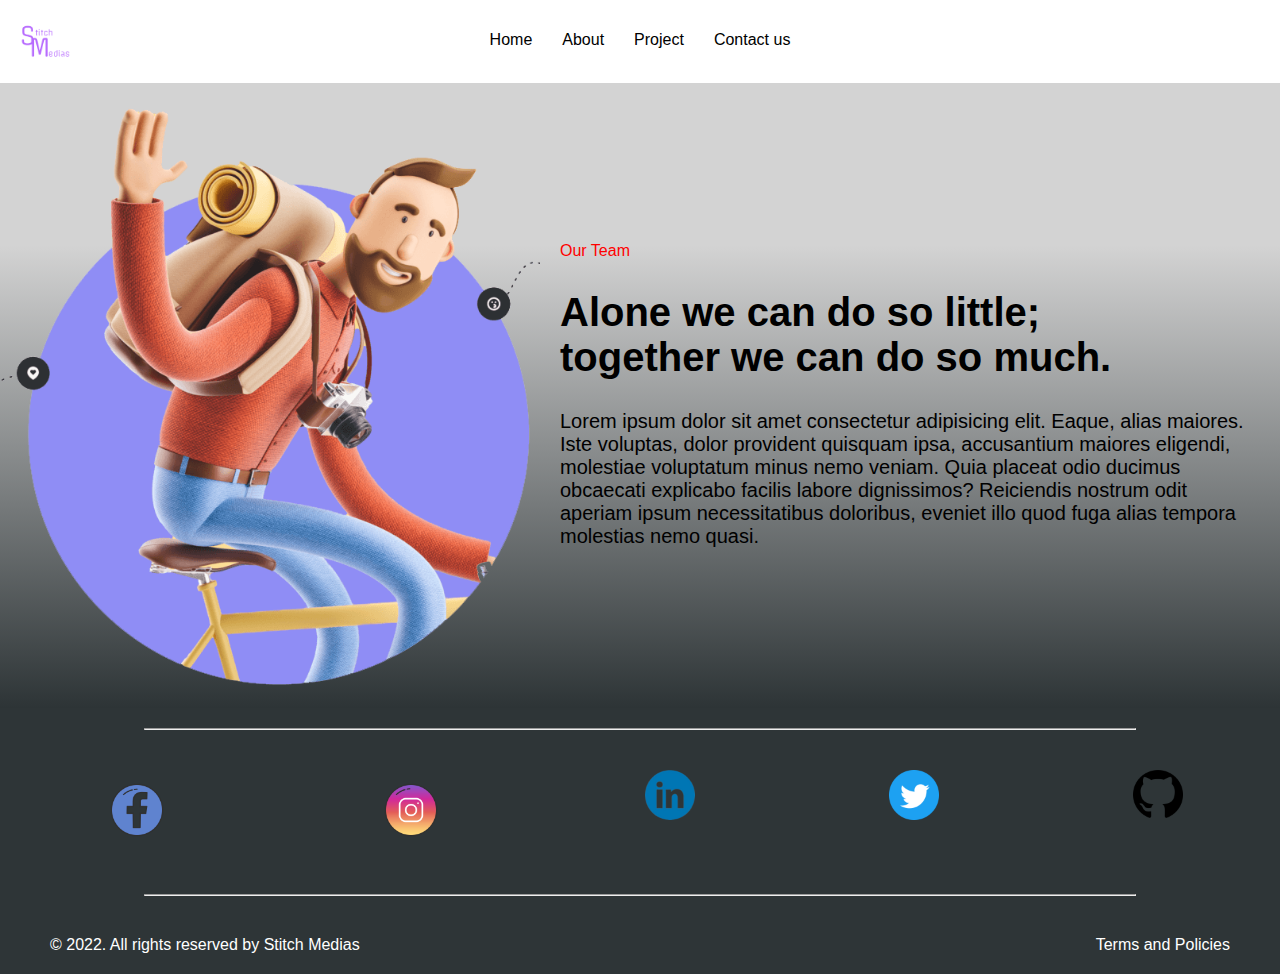
<file: about.html>
<!DOCTYPE html>
<html lang="en">
  <head>
    <meta charset="UTF-8" />
    <meta http-equiv="X-UA-Compatible" content="IE=edge" />
    <meta name="viewport" content="width=device-width, initial-scale=1.0" />
    <title>About Us</title>
    <link rel="stylesheet" href="style.css" />
  </head>
  <body>
    <nav class="navigation">
      <div class="nav-container">
        <div class="logo">
          <a href="index.html"
            ><img class="logo__image" src="images/unnamed1.png" alt="logo"
          /></a>
        </div>
        <div class="menu">
          <button class="toggle">&#9776;</button>
        </div>
      </div>
      <ul class="links">
        <li>
          <a href="index.html">Home</a>
        </li>
        <li>
          <a href="about.html">About</a>
        </li>
        <li>
          <a href="#">Project</a>
        </li>
        <li>
          <a href="#">Contact us</a>
        </li>
      </ul>
    </nav>

    <div class="main_body">
      <div class="main_child1">
        <img src="images/about-2.png" class="main_image" alt="about_image" />
      </div>
      <div class="main_child2">
        <p class="p1">Our Team</p>
        <h1>Alone we can do so little;<br> together we can do so much.</h1>
        <p class="p2">
          Lorem ipsum dolor sit amet consectetur adipisicing elit. Eaque, alias
          maiores. Iste voluptas, dolor provident quisquam ipsa, accusantium
          maiores eligendi, molestiae voluptatum minus nemo veniam. Quia placeat
          odio ducimus obcaecati explicabo facilis labore dignissimos?
          Reiciendis nostrum odit aperiam ipsum necessitatibus doloribus,
          eveniet illo quod fuga alias tempora molestias nemo quasi.
        </p>
      </div>
    </div>

    <footer>
        <div class="foot">
          <div class="line">
            <hr>
          </div>
        <div class="social_media">
          <a href="https://www.facebook.com/pratik.kumar.1884"><img src="images/face.png" class="image10 image09" alt=""></a>
          <a href="https://www.instagram.com/para_scout/"><img src="images/insta.png" class="image10 image09" alt=""></a>
          <a href="https://www.linkedin.com/in/pratik-kumar-b82761228"><img src="images/linked.png" class="image09" alt=""></a>
          <a href="https://twitter.com/para_scout?t=F2sYY0GuFGT-E51_vyM2GA&s=09"><img src="images/twitter.png" class="image09" alt=""></a>
          <a href="https://github.com/pratik-parascout"><img src="images/Git.png" class="image09" alt=""></a>
        </div>
  
        <div class="line">
          <hr>
        </div>
        <span class="last">
        <p>
          © 2022. All rights reserved by Stitch Medias
        </p>
          <a href="#">Terms and Policies</a>
        </span>
      </div>
      </footer>
  

    <script src="index.js"></script>
  </body>
</html>
</file>
<file: style.css>
*{
    margin: 0;
    padding: 0;
    box-sizing:border-box;
    font-family: 'Ysabeau SC', sans-serif;
}

a{
    text-decoration: none;
    color: black;
}

.logo__image{
    width: 50px;
}

:root{
    --primary: #b76bfe;
    --clr-primary-1: hsl(205, 86%, 17%);
}

.navigation{
    display: block;
    background-color: #fff;
    font-family: 'Lucida Sans', 'Lucida Sans Regular', 'Lucida Grande', 'Lucida Sans Unicode', Geneva, Verdana, sans-serif;
}

.navigation p span {
    color:var(--primary);
    font-size:17.5px;
    font-family: Arial, Helvetica, sans-serif;
}

.nav-container{
    display: flex;
    flex-direction: row;
    align-items: center;
    margin-bottom:1em;
}

.logo{
    width: 50%;
    padding:20px 0px 0px 20px;
}

.menu{
    width: 50%;
    text-align: end;
    padding:20px 20px 0px 0px;
}

.toggle{
    font-size: 22px;
    border:none;
    color:var(--primary);
    background: transparent;
    cursor: pointer;
    transition:transform .7s ease-in-out ;
}

.toggle:hover{
    transform: rotate(90deg);
    color: var(--clr-primary-1);
}

.links{
    height:0;
    align-self: center;
    overflow: hidden;
    transition: height .45s ease-in-out;
}

.show-links{
    height:13rem;
}

.links li{
    list-style: none;
    padding: 15px;
    transition: background-color .5s ease-in-out;
    /* transition: padding .5s ease-in-out; */
}


.links li:hover{
    background: var(--primary);
    padding:20px;
}

body{
    background-color: rgb(230, 233, 243);
}

main {
    min-height: calc(100vh - 4em);

}

    /* main */

    .poster__img{
        width: 50vw;
    }
    
    main{
        background-image: url("images/laptop-poses.png");
        background-repeat: no-repeat;
        /* background-position: right; */
    }

    .content{
        display: grid;
        grid-template-columns: auto auto;
    }
    
    .left__up{
        /* width: 50%; */
        left: 0;
        /* border: 2px solid black; */
        height: 12vh;
        display: flex;
        flex-flow: row;
        justify-content: center;
        
    }
    
    .left__up>img{
        width: 100px;
        height: 100px;
        
    }
    
    .left__down{
        /* width: 50%; */
        height: 30vh;
        /* border: 2px solid black; */
    }
    
    .left__down>p{
        font-size: 20px;
        font-family: 'Rubik Dirt', cursive;
        color: #b76bfe;
    }

    .heading>h1{
        font-size: 60px;
        padding: 5px;
        color: #b76bfe;
    }

    .heading>p{
        padding-left: 10px;
        padding-right: 10px;
    }

    .img1{
        width:50px;
    }

    .card{
        padding: 20px;
        margin: 20px;
        border-radius: 20px;
        border: 1px solid black;
        display: grid;
        grid-template-columns: [first] 30% [second] 70%;
    }
    
    .card__link{
        padding-top: 10px;
        color: #b76bfe;
    }
    
    .card__link:hover{
        color: blue;
        padding-bottom: 5px;
    }
    
    .img07{
        max-width: 80px;
    }

    /* footer */

    footer{
        background-color: #2e3537;
    }
    
    .line{
        padding: 20px;
        display: flex;
        justify-content: center;
    }
    
    hr{
        width: 80%;
        align-self: center;
    }
    
    .image09{
        width: 20px;
        
    }
    
    .image10{
        width: 30px;
    }
    
    
    .image09:hover{
        transform: scale(1.5);
        transition:all 0.5s ease;
    }
    
    
    
    .social_media{
        padding: 20px 0 20px 0;
        display: flex;
        flex-flow: row;
        width: 100%;
        justify-content: space-around;
    }
    
    .last{
        display: flex;
        flex-flow: row;
        justify-content: space-between;
        padding: 20px 50px;
        color: white;
    }
    
    .last>a{
        color: white;
    }

/* about us */

    .main_body{
        background-image: linear-gradient(to top, #2d3436 0%, #d3d3d3 74%);
        /* display: grid;
        grid-template-columns: auto auto ; */
    }

    .main_image{
        width: 100%;
    }
    
    .main_child2{
        display: flex;
        flex-direction: column;
        justify-content:center;
        padding: 20px;
        
    }
    
    .p1{
        color: red;
        padding-bottom: 10px;
    }
    
    .main_child2 > h1{
        /* padding: 10px; */
        font-size: 20px;
    }
    
    .p2{
        padding-top: 30px;
        font-size: 15px;
    }
    
    

    @media screen and  (max-width: 800px){
        .left{
            height: 70vh;
        }

        .heading__right{
            display: none;
        }
        .services{
            display: flex;

        }
        .left__child{
            display: none;
        }

        .right{
            display: none;
        }

        .img08{
            max-width: 100px;
            mix-blend-mode: multiply;
        }
    }




@media screen and (min-width: 800px){
    .menu{
        display:none;
    }

    .links{
        overflow: visible;
        display: flex;
        justify-content: center;
        align-items: center;
        height:0;
    }

    .links li{
        padding-top:0px;
        margin-bottom:70px;
    }


    .links li:hover {
        padding: 15px;
        padding-top: 0px;
        background: transparent;
      }

    .links a:hover{
        color:var(--primary)
    }
    /* main */

.poster__img{
    width: 50vw;
}

main{
    background-image: url("images/laptop-poses.png");
    background-repeat: no-repeat;
    background-position: top right;
    /* background-size: cover; */
}

.content{
    display: grid;
    height: 71vh;
    grid-template-columns: auto auto;
}

.left{
    height: 71vh;
}

.left__up{
    /* width: 50%; */
    left: 0;
    /* border: 2px solid black; */
    height: 30vh;
    display: flex;
    flex-flow: row;
    justify-content: center;
    
}

.left__up>img{
    width: 200px;
    height: auto;
    
}

.left__down{
    /* width: 50%; */
    height: 50vh;
    /* border: 2px solid black; */
}

.left__down>p{
    font-size: 30px;
    font-family: 'Rubik Dirt', cursive;
    color: #b76bfe;
}

.left__child{
    color: #000000;
    padding-top: 20px;
    font-size: 30px;

}

#text{
    font-family: 'Architects Daughter', cursive;
}

#other__text{
    font-family: 'Rubik Dirt', cursive;
}

.right{
    /* width:50%; */
    /* right:; */
    display: grid;
    grid-template-columns: auto auto;
    /* border: 3px solid black; */
}

.grid__item{
    /* border: 3px solid black; */
    display: flex;
    flex-flow: column;
}

.img1{
    width: 50px;
}

.img01{
    width: 100px;
}

.img02{
    width: 100px;
    align-self: flex-end;
    
}

.img03{
    width: 80px;
    align-self: center;

}

.img04{
    width: 80px;
    /* vertical-align:bottom; */

}

.img05{
    width: 70px;
    align-self: flex-end;
}

.services{
    display: grid;
    grid-template-columns: [first] 60% [second]40%;
    margin: 0 80px 0 80px ;
    height: 25vh;
    font-size: 20px;
    /* border: 1px solid black; */
}

.main_m{
    
background-color: #2d3436;
background-image: linear-gradient(to top, #2d3436 0%, #d3d3d3 74%);

}

.img06{
    width: 150px;
    transform: rotate(-0.15turn);
    
}

.cards{
    display: grid;
    grid-template-columns: auto auto auto;
    margin:  80px 80px 0 80px;
}

.card{
    padding: 20px;
    margin: 20px;
    border-radius: 20px;
    height: auto;
    border: 1px solid black;
    display: grid;
    grid-template-columns: [first] 30% [second] 70%;
    background-color: #d9e4f5;
background-image: linear-gradient(315deg, #d9e4f5 0%, #f5e3e6 74%);
}

.card__child>p{
    font-size: 25px;
}


.card__link{
    padding-top: 10px;
    color: #b76bfe;
}

.card__link:hover{
    color: blue;
    padding-bottom: 5px;
}

.img07{
    max-width: 80px;
    mix-blend-mode: multiply;
}
.img08{
    width: 120px;
    mix-blend-mode: multiply;
}


/* footer */

footer{
    background-color: #2e3537;
}

.line{
    padding: 20px;
    display: flex;
    justify-content: center;
}

hr{
    width: 80%;
    align-self: center;
}

.image09{
    width: 50px;
    
}

.image10{
    width: 80px;
}


.image09:hover{
    /* width: 80px; */
    transform: scale(1.5);
    transition:all 0.5s ease;
}



.social_media{
    padding: 20px 0 20px 0;
    display: flex;
    flex-flow: row;
    width: 100%;
    justify-content: space-around;
}

.last{
    display: flex;
    flex-flow: row;
    justify-content: space-between;
    padding: 20px 50px;
    color: white;
}

.last>a{
    color: white;
}


/* about us */

.main_body{
    background-image: linear-gradient(to top, #2d3436 0%, #d3d3d3 74%);
    display: grid;
    grid-template-columns: auto auto ;
}

.main_child2{
    display: flex;
    flex-direction: column;
    justify-content:center;
    
}

.p1{
    color: red;
    padding-bottom: 30px;
}

.main_child2 > h1{
    /* padding: 10px; */
    font-size: 40px;
}

.p2{
    padding-top: 30px;
    font-size: 20px;
}


}
</file>
